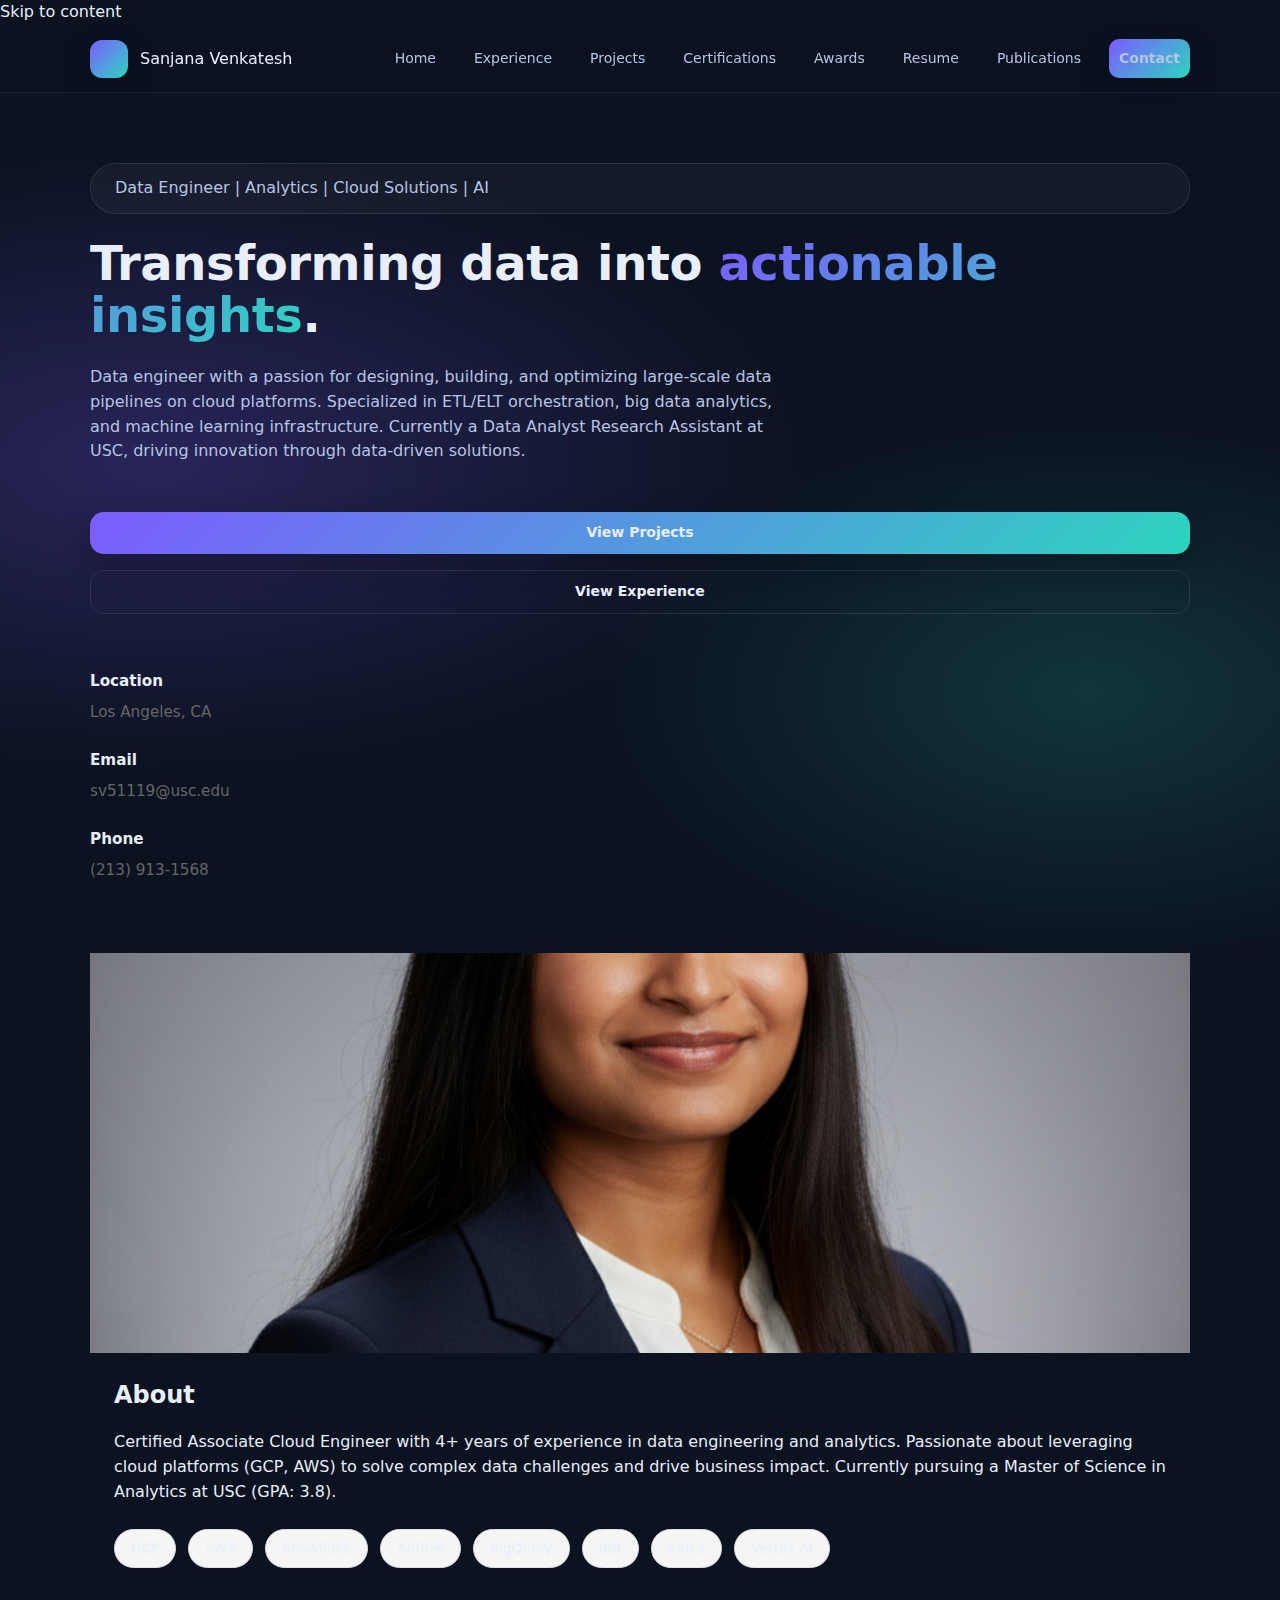
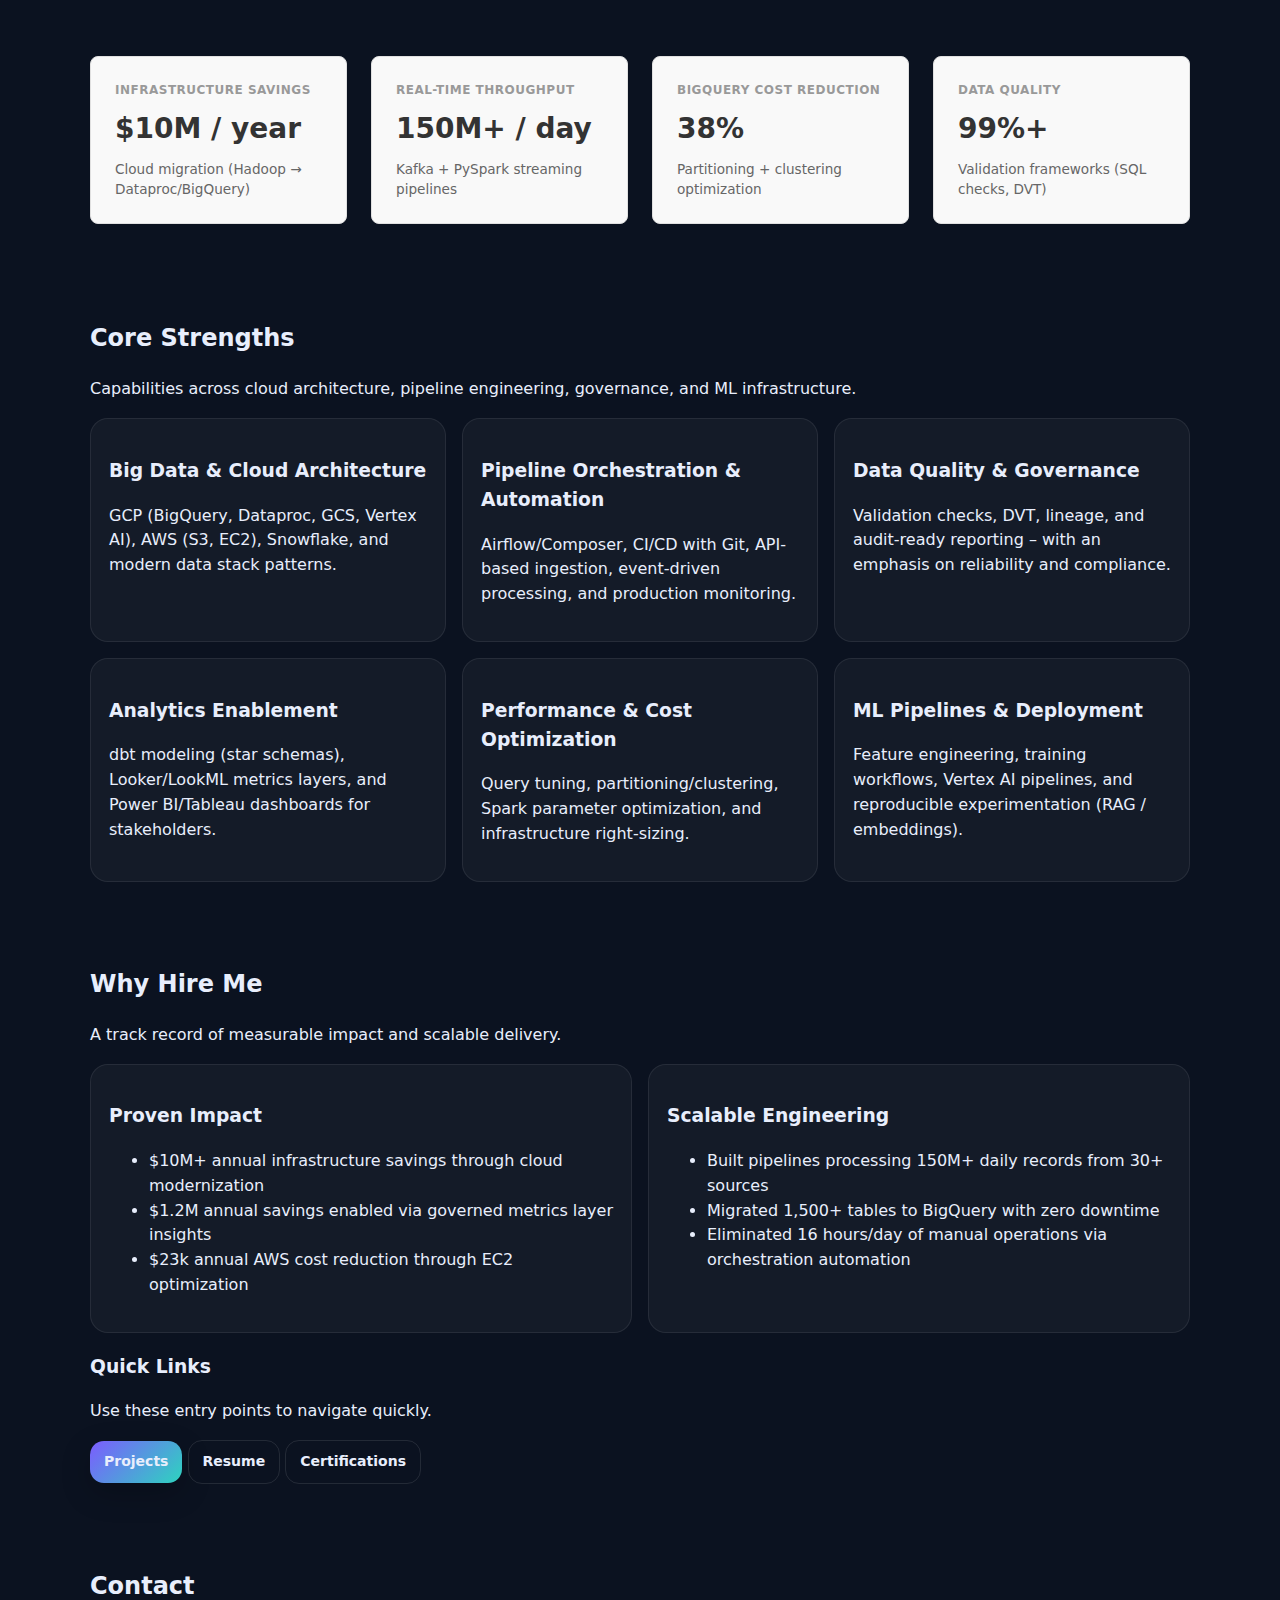
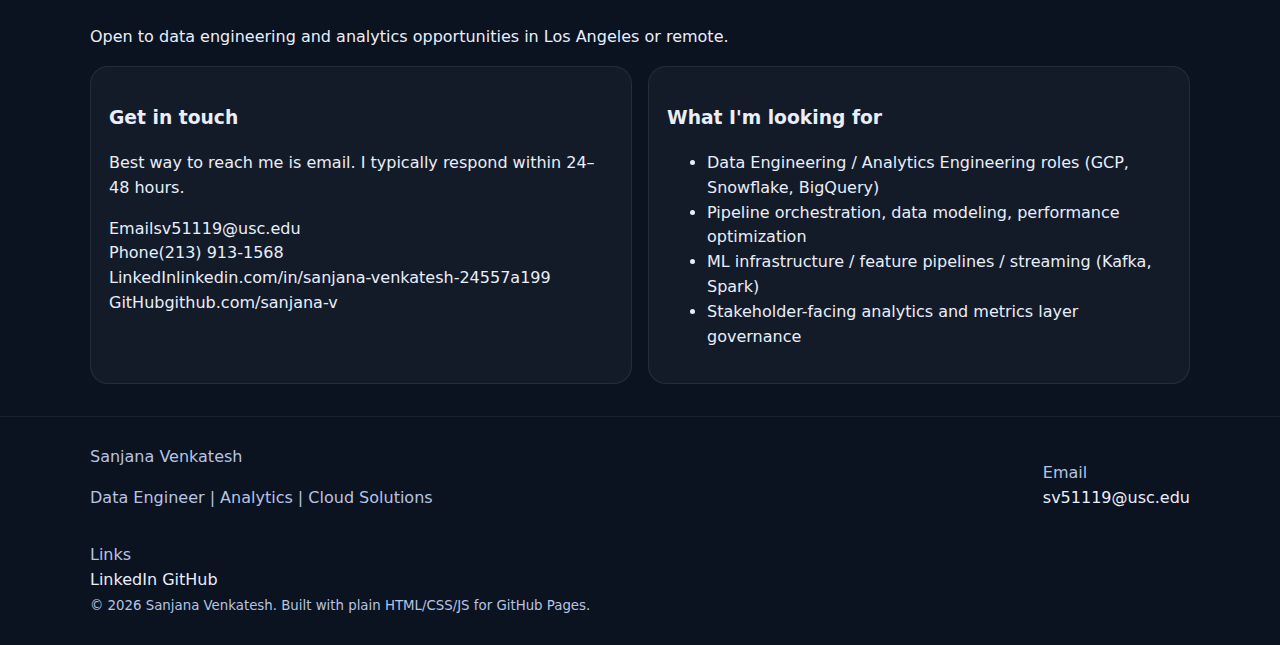
<file: index.html>
<!doctype html>
<html lang="en">
<head>
  <meta charset="utf-8" />
  <meta name="viewport" content="width=device-width, initial-scale=1" />
  <meta name="description" content="Sanjana Venkatesh – Data Engineer | Analytics | Cloud Solutions. Portfolio featuring experience, projects, and certifications." />
  <title>Sanjana Venkatesh | Data Engineer</title>
  <link rel="icon" href="assets/img/favicon.svg" type="image/svg+xml" />
  <link rel="stylesheet" href="css/style.css" />
  <style>
    /* Quick fixes for layout issues */
    
    .hero__grid {
      display: grid !important;
      grid-template-columns: 1fr 1fr !important;
      gap: 3rem !important;
      align-items: flex-start !important;
      margin-bottom: 4rem !important;
    }

    .hero__grid > div:first-child {
      display: flex !important;
      flex-direction: column !important;
      justify-content: flex-start !important;
    }

    .hero__meta {
      display: grid !important;
      gap: 1.5rem !important;
      margin-top: 2rem !important;
    }

    .meta {
      display: flex !important;
      gap: 1.5rem !important;
      align-items: center !important;
      font-size: 0.95rem !important;
    }

    .meta__k {
      font-weight: 600 !important;
      white-space: nowrap !important;
      min-width: 100px !important;
    }

    .meta__v {
      color: #666 !important;
    }

    .meta__v a {
      text-decoration: none !important;
      color: inherit !important;
    }

    .meta__v a:hover {
      text-decoration: underline !important;
    }

    .hero__card {
      display: flex !important;
      flex-direction: column !important;
      height: 100% !important;
    }

    .hero__img {
      width: 100% !important;
      height: 400px !important;
      object-fit: cover !important;
      display: block !important;
    }

    .hero__card-body {
      padding: 1.5rem !important;
      flex: 1 !important;
      display: flex !important;
      flex-direction: column !important;
      gap: 1rem !important;
    }

    .hero__card-body h2 {
      font-size: 1.5rem !important;
      margin: 0 !important;
    }

    .hero__card-body > p {
      margin: 0 !important;
      flex: 1 !important;
    }

    .chips {
      display: flex !important;
      flex-wrap: wrap !important;
      gap: 0.75rem !important;
      margin-top: 0.5rem !important;
    }

    .chip {
      display: inline-block !important;
      background-color: #f5f5f5 !important;
      border: 1px solid #e0e0e0 !important;
      padding: 0.5rem 1rem !important;
      border-radius: 20px !important;
      font-size: 0.85rem !important;
      white-space: nowrap !important;
    }

    .hero__actions {
      display: flex !important;
      gap: 1rem !important;
      margin: 1.5rem 0 !important;
    }

    .badge {
      display: inline-block !important;
      margin-bottom: 1.5rem !important;
      font-size: 1rem !important;
      padding: 0.75rem 1.5rem !important;
    }

    .hero__title {
      margin-bottom: 1.5rem !important;
    }

    .hero__subtitle {
      margin-bottom: 1.5rem !important;
    }

    .metrics {
      display: grid !important;
      grid-template-columns: repeat(auto-fit, minmax(250px, 1fr)) !important;
      gap: 1.5rem !important;
      margin-top: 2rem !important;
    }

    .metric {
      padding: 1.5rem !important;
      background-color: #f9f9f9 !important;
      border-radius: 8px !important;
      border: 1px solid #e0e0e0 !important;
    }

    .metric__k {
      font-size: 0.75rem !important;
      color: #999 !important;
      text-transform: uppercase !important;
      font-weight: 600 !important;
      margin-bottom: 0.5rem !important;
      letter-spacing: 0.5px !important;
    }

    .metric__v {
      font-size: 1.75rem !important;
      font-weight: 700 !important;
      color: #333 !important;
      margin-bottom: 0.5rem !important;
    }

    .metric__s {
      font-size: 0.85rem !important;
      color: #666 !important;
      line-height: 1.5 !important;
    }

    .section {
      padding: 2rem 0 !important;
    }
      .hero__grid {
        grid-template-columns: 1fr !important;
      }

      .meta {
        flex-direction: column !important;
        gap: 0.5rem !important;
        align-items: flex-start !important;
      }

      .hero__actions {
        flex-direction: column !important;
      }
    }
  </style>
  <script defer src="js/main.js"></script>
</head>
<body>
  <a class="skip" href="#main">Skip to content</a>

  <header class="header">
    <div class="container header__inner">
      <a class="brand" href="index.html" aria-label="Home">
        <span class="brand__mark" aria-hidden="true"></span>
        <span class="brand__text">Sanjana Venkatesh</span>
      </a>

      <button class="nav__toggle" type="button" data-nav-toggle aria-controls="site-nav" aria-expanded="false">
        <span class="nav__toggle-bar" aria-hidden="true"></span>
        <span class="sr-only">Open menu</span>
      </button>

      <nav id="site-nav" class="nav" data-nav>
        <a href="index.html" data-nav-link>Home</a>
        <a href="experience.html" data-nav-link>Experience</a>
        <a href="projects.html" data-nav-link>Projects</a>
        <a href="certifications.html" data-nav-link>Certifications</a>
        <a href="awards.html" data-nav-link>Awards</a>
        <a href="resume.html" data-nav-link>Resume</a>
        <a href="publications.html" data-nav-link>Publications</a>
        <a class="btn btn--primary" href="#contact">Contact</a>
      </nav>
    </div>
  </header>

  <main id="main">
    <section class="hero">
      <div class="container hero__grid">
        <div>
          <p class="badge" data-reveal>Data Engineer | Analytics | Cloud Solutions | AI</p>
          <h1 class="hero__title" data-reveal>Transforming data into <span class="u-gradient">actionable insights</span>.</h1>
          <p class="hero__subtitle" data-reveal>
            Data engineer with a passion for designing, building, and optimizing large-scale data pipelines on cloud platforms.
            Specialized in ETL/ELT orchestration, big data analytics, and machine learning infrastructure.
            Currently a Data Analyst Research Assistant at USC, driving innovation through data-driven solutions.
          </p>

          <div class="hero__actions" data-reveal>
            <a class="btn btn--primary" href="projects.html">View Projects</a>
            <a class="btn btn--ghost" href="experience.html">View Experience</a>
          </div>

          <div class="hero__meta" data-reveal>
            <div class="meta"><span class="meta__k">Location</span><span class="meta__v">Los Angeles, CA</span></div>
            <div class="meta"><span class="meta__k">Email</span><span class="meta__v"><a href="mailto:sv51119@usc.edu">sv51119@usc.edu</a></span></div>
            <div class="meta"><span class="meta__k">Phone</span><span class="meta__v"><a href="tel:+12139131568">(213) 913-1568</a></span></div>
          </div>
        </div>

        <div class="hero__card" data-reveal>
          <img class="hero__img" src="assets/img/profile.png" alt="Portrait placeholder for Sanjana Venkatesh" loading="lazy" />
          <div class="hero__card-body">
            <h2 class="h3">About</h2>
            <p class="muted">
              Certified Associate Cloud Engineer with 4+ years of experience in data engineering and analytics.
              Passionate about leveraging cloud platforms (GCP, AWS) to solve complex data challenges and drive business impact.
              Currently pursuing a Master of Science in Analytics at USC (GPA: 3.8).
            </p>

            <div class="chips">
              <span class="chip">GCP</span>
              <span class="chip">AWS</span>
              <span class="chip">Snowflake</span>
              <span class="chip">Airflow</span>
              <span class="chip">BigQuery</span>
              <span class="chip">dbt</span>
              <span class="chip">Kafka</span>
              <span class="chip">Vertex AI</span>
            </div>
          </div>
        </div>
      </div>

      <div class="container">
        <div class="metrics" data-reveal>
          <div class="metric">
            <div class="metric__k">Infrastructure savings</div>
            <div class="metric__v">$10M / year</div>
            <div class="metric__s">Cloud migration (Hadoop → Dataproc/BigQuery)</div>
          </div>
          <div class="metric">
            <div class="metric__k">Real-time throughput</div>
            <div class="metric__v">150M+ / day</div>
            <div class="metric__s">Kafka + PySpark streaming pipelines</div>
          </div>
          <div class="metric">
            <div class="metric__k">BigQuery cost reduction</div>
            <div class="metric__v">38%</div>
            <div class="metric__s">Partitioning + clustering optimization</div>
          </div>
          <div class="metric">
            <div class="metric__k">Data quality</div>
            <div class="metric__v">99%+</div>
            <div class="metric__s">Validation frameworks (SQL checks, DVT)</div>
          </div>
        </div>
      </div>
    </section>

    <section class="section">
      <div class="container">
        <div class="section__head" data-reveal>
          <h2>Core Strengths</h2>
          <p class="muted">Capabilities across cloud architecture, pipeline engineering, governance, and ML infrastructure.</p>
        </div>

        <div class="grid grid--3" data-reveal>
          <div class="card">
            <h3>Big Data & Cloud Architecture</h3>
            <p class="muted">GCP (BigQuery, Dataproc, GCS, Vertex AI), AWS (S3, EC2), Snowflake, and modern data stack patterns.</p>
          </div>
          <div class="card">
            <h3>Pipeline Orchestration & Automation</h3>
            <p class="muted">Airflow/Composer, CI/CD with Git, API-based ingestion, event-driven processing, and production monitoring.</p>
          </div>
          <div class="card">
            <h3>Data Quality & Governance</h3>
            <p class="muted">Validation checks, DVT, lineage, and audit-ready reporting – with an emphasis on reliability and compliance.</p>
          </div>
          <div class="card">
            <h3>Analytics Enablement</h3>
            <p class="muted">dbt modeling (star schemas), Looker/LookML metrics layers, and Power BI/Tableau dashboards for stakeholders.</p>
          </div>
          <div class="card">
            <h3>Performance & Cost Optimization</h3>
            <p class="muted">Query tuning, partitioning/clustering, Spark parameter optimization, and infrastructure right-sizing.</p>
          </div>
          <div class="card">
            <h3>ML Pipelines & Deployment</h3>
            <p class="muted">Feature engineering, training workflows, Vertex AI pipelines, and reproducible experimentation (RAG / embeddings).</p>
          </div>
        </div>
      </div>
    </section>

    <section class="section section--alt">
      <div class="container">
        <div class="section__head" data-reveal>
          <h2>Why Hire Me</h2>
          <p class="muted">A track record of measurable impact and scalable delivery.</p>
        </div>

        <div class="grid grid--2" data-reveal>
          <div class="card">
            <h3>Proven Impact</h3>
            <ul class="list">
              <li>$10M+ annual infrastructure savings through cloud modernization</li>
              <li>$1.2M annual savings enabled via governed metrics layer insights</li>
              <li>$23k annual AWS cost reduction through EC2 optimization</li>
            </ul>
          </div>
          <div class="card">
            <h3>Scalable Engineering</h3>
            <ul class="list">
              <li>Built pipelines processing 150M+ daily records from 30+ sources</li>
              <li>Migrated 1,500+ tables to BigQuery with zero downtime</li>
              <li>Eliminated 16 hours/day of manual operations via orchestration automation</li>
            </ul>
          </div>
        </div>

        <div class="callout" data-reveal>
          <div>
            <h3 class="h3">Quick Links</h3>
            <p class="muted">Use these entry points to navigate quickly.</p>
          </div>
          <div class="callout__actions">
            <a class="btn btn--primary" href="projects.html">Projects</a>
            <a class="btn btn--ghost" href="resume.html">Resume</a>
            <a class="btn btn--ghost" href="certifications.html">Certifications</a>
          </div>
        </div>
      </div>
    </section>

    <section id="contact" class="section">
      <div class="container">
        <div class="section__head" data-reveal>
          <h2>Contact</h2>
          <p class="muted">Open to data engineering and analytics opportunities in Los Angeles or remote.</p>
        </div>

        <div class="grid grid--2" data-reveal>
          <div class="card">
            <h3>Get in touch</h3>
            <p class="muted">Best way to reach me is email. I typically respond within 24–48 hours.</p>
            <div class="kv">
              <div class="kv__row"><span class="kv__k">Email</span><span class="kv__v"><a href="mailto:sv51119@usc.edu">sv51119@usc.edu</a></span></div>
              <div class="kv__row"><span class="kv__k">Phone</span><span class="kv__v"><a href="tel:+12139131568">(213) 913-1568</a></span></div>
              <div class="kv__row"><span class="kv__k">LinkedIn</span><span class="kv__v"><a href="https://linkedin.com/in/sanjana-venkatesh-24557a199/" target="_blank" rel="noreferrer">linkedin.com/in/sanjana-venkatesh-24557a199</a></span></div>
              <div class="kv__row"><span class="kv__k">GitHub</span><span class="kv__v"><a href="https://github.com/sanjana-v" target="_blank" rel="noreferrer">github.com/sanjana-v</a></span></div>
            </div>
          </div>

          <div class="card">
            <h3>What I'm looking for</h3>
            <ul class="list">
              <li>Data Engineering / Analytics Engineering roles (GCP, Snowflake, BigQuery)</li>
              <li>Pipeline orchestration, data modeling, performance optimization</li>
              <li>ML infrastructure / feature pipelines / streaming (Kafka, Spark)</li>
              <li>Stakeholder-facing analytics and metrics layer governance</li>
            </ul>
          </div>
        </div>
      </div>
    </section>
  </main>

  <footer class="footer">
    <div class="container footer__grid">
      <div>
        <div class="footer__brand">Sanjana Venkatesh</div>
        <p class="muted">Data Engineer | Analytics | Cloud Solutions</p>
      </div>
      <div>
        <div class="footer__k">Email</div>
        <a href="mailto:sv51119@usc.edu">sv51119@usc.edu</a>
      </div>
      <div>
        <div class="footer__k">Links</div>
        <div class="footer__links">
          <a href="https://linkedin.com/in/sanjana-venkatesh-24557a199/" target="_blank" rel="noreferrer">LinkedIn</a>
          <a href="https://github.com/sanjana-v" target="_blank" rel="noreferrer">GitHub</a>
        </div>
      </div>
    </div>
    <div class="container footer__bottom">
      <small>© <span id="year"></span> Sanjana Venkatesh. Built with plain HTML/CSS/JS for GitHub Pages.</small>
    </div>
  </footer>

  <script>
    document.getElementById('year').textContent = new Date().getFullYear();
  </script>
</body>
</html>
</file>
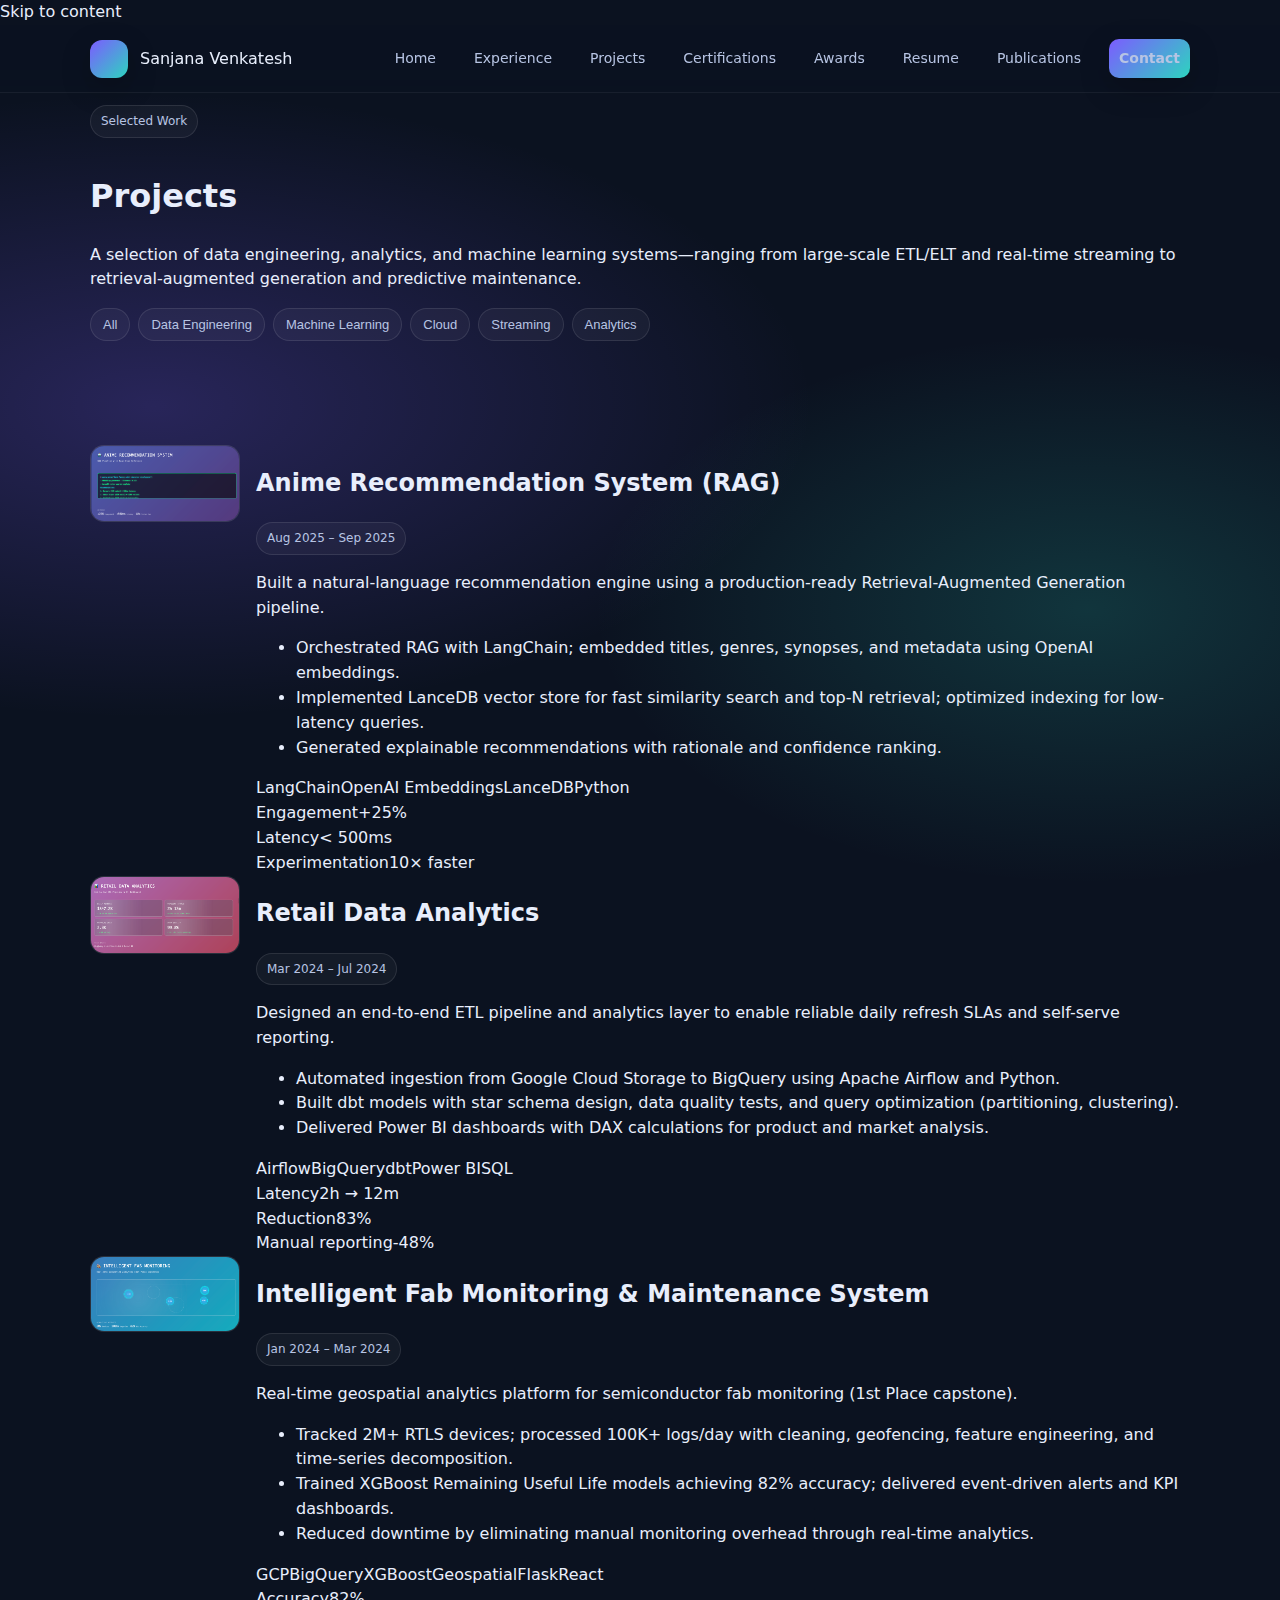
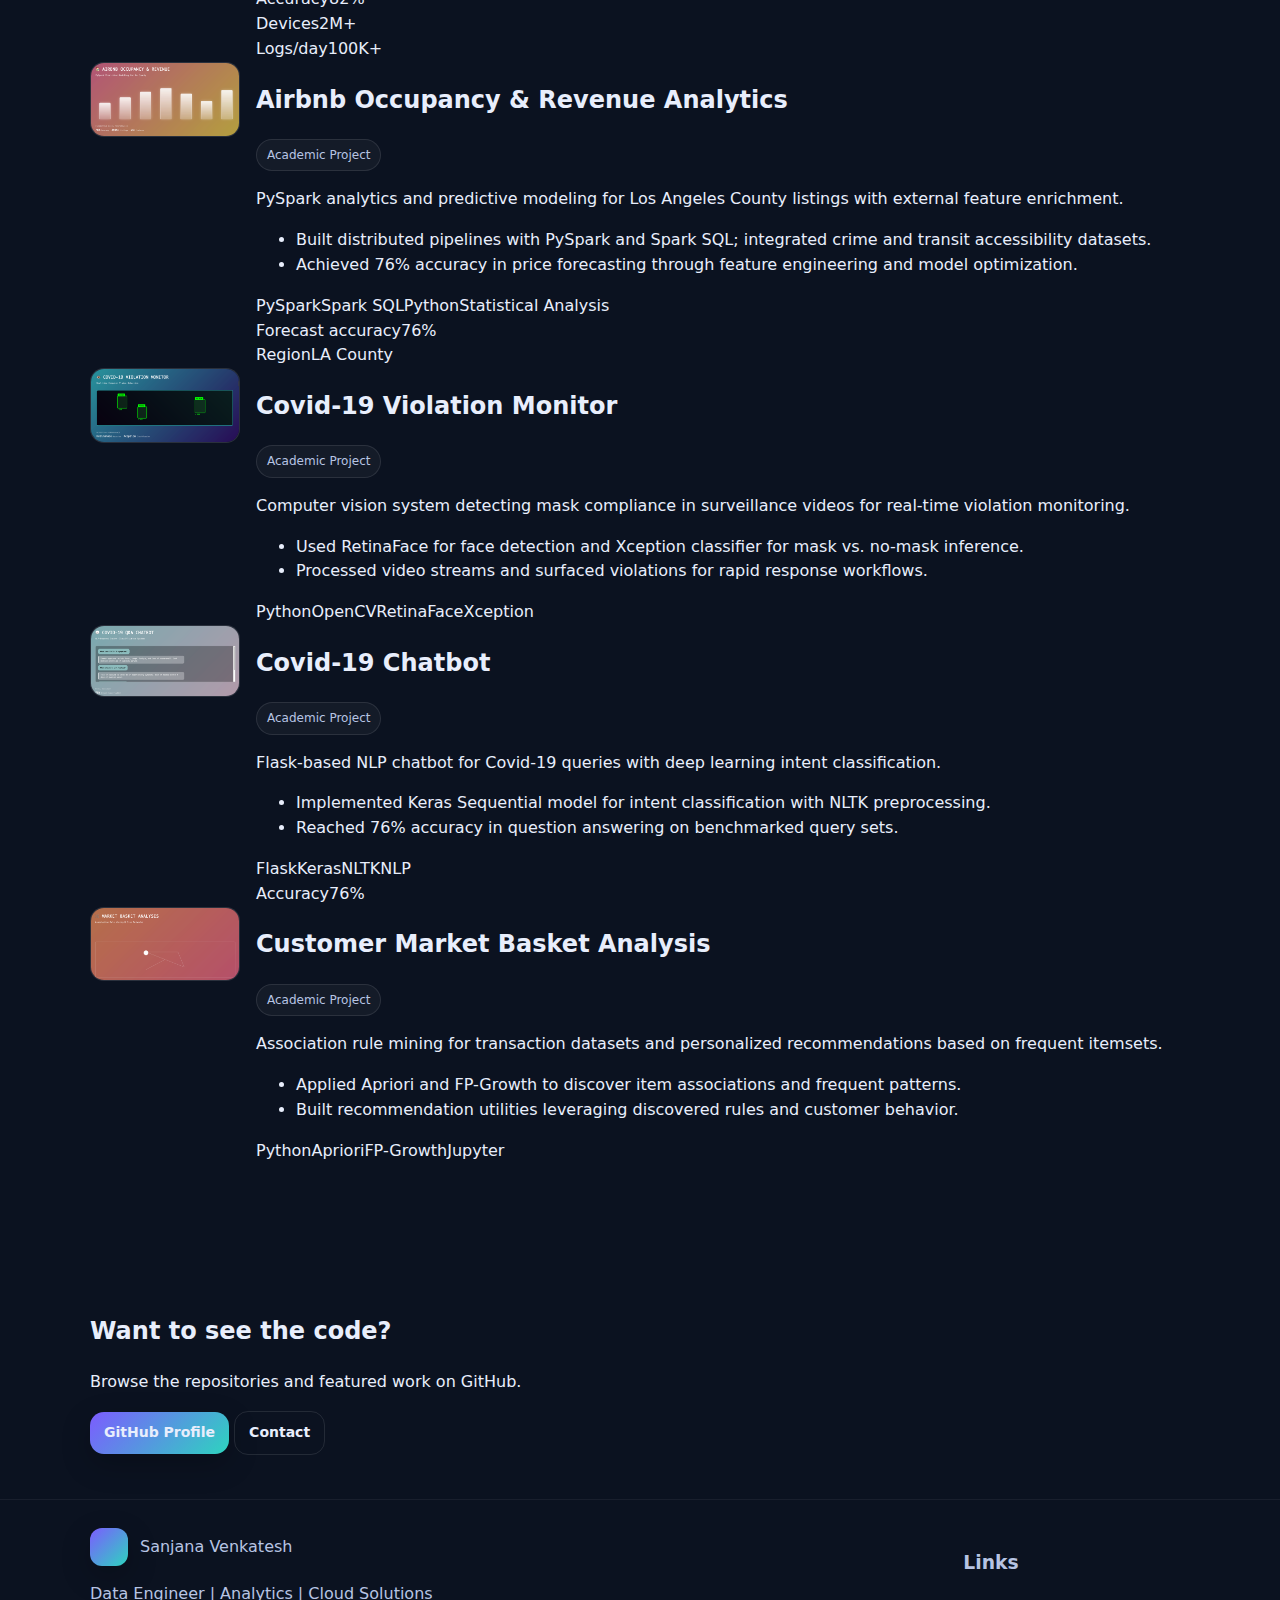
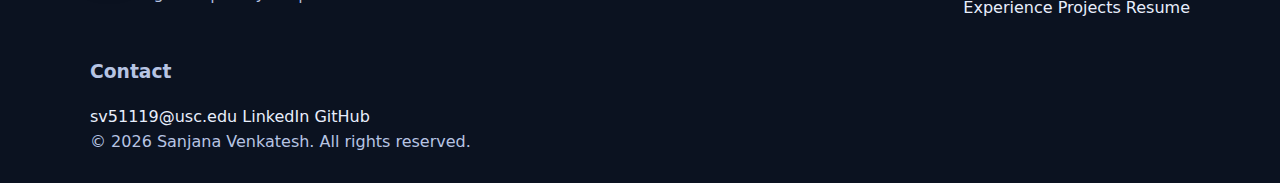
<file: projects.html>
<!doctype html>
<html lang="en">
<head>
  <meta charset="utf-8" />
  <meta name="viewport" content="width=device-width, initial-scale=1" />
  <meta name="description" content="Sanjana Venkatesh — Projects." />
  <title>Projects | Sanjana Venkatesh</title>
  <link rel="icon" href="assets/img/favicon.svg" type="image/svg+xml" />
  <link rel="stylesheet" href="css/style.css" />
  <script defer src="js/main.js"></script>
</head>
<body>
  <a class="skip" href="#main">Skip to content</a>

  <header class="header">
    <div class="container header__inner">
      <a class="brand" href="index.html" aria-label="Home">
        <span class="brand__mark" aria-hidden="true"></span>
        <span class="brand__text">Sanjana Venkatesh</span>
      </a>

      <button class="nav__toggle" type="button" data-nav-toggle aria-controls="site-nav" aria-expanded="false">
        <span class="nav__toggle-bar" aria-hidden="true"></span>
        <span class="sr-only">Open menu</span>
      </button>

      <nav id="site-nav" class="nav" data-nav>
        <a href="index.html" data-nav-link>Home</a>
        <a href="experience.html" data-nav-link>Experience</a>
        <a href="projects.html" data-nav-link>Projects</a>
        <a href="certifications.html" data-nav-link>Certifications</a>
        <a href="awards.html" data-nav-link>Awards</a>
        <a href="resume.html" data-nav-link>Resume</a>
        <a href="publications.html" data-nav-link>Publications</a>
        <a class="btn btn--primary" href="index.html#contact">Contact</a>
      </nav>
    </div>
  </header>

  <main id="main">
    <section class="page-hero">
      <div class="container">
        <p class="badge" data-reveal>Selected Work</p>
        <h1 class="page-title" data-reveal>Projects</h1>
        <p class="page-subtitle" data-reveal>
          A selection of data engineering, analytics, and machine learning systems—ranging from large-scale ETL/ELT and real-time streaming
          to retrieval-augmented generation and predictive maintenance.
        </p>

        <div class="filters" data-project-filters data-reveal>
          <button class="filter is-active" type="button" data-filter="all">All</button>
          <button class="filter" type="button" data-filter="data-engineering">Data Engineering</button>
          <button class="filter" type="button" data-filter="ml">Machine Learning</button>
          <button class="filter" type="button" data-filter="cloud">Cloud</button>
          <button class="filter" type="button" data-filter="streaming">Streaming</button>
          <button class="filter" type="button" data-filter="analytics">Analytics</button>
        </div>
      </div>
    </section>

    <section class="section">
      <div class="container stack">

        <article class="project" data-project-card data-tags="ml,cloud">
          <img class="project__img" src="assets/img/project-anime.png" alt="Placeholder image for Anime Recommendation System" loading="lazy" />
          <div class="project__body">
            <div class="project__top">
              <h2 class="h3">Anime Recommendation System (RAG)</h2>
              <span class="badge badge--muted">Aug 2025 – Sep 2025</span>
            </div>
            <p class="muted">Built a natural-language recommendation engine using a production-ready Retrieval-Augmented Generation pipeline.</p>
            <ul class="bullets">
              <li>Orchestrated RAG with LangChain; embedded titles, genres, synopses, and metadata using OpenAI embeddings.</li>
              <li>Implemented LanceDB vector store for fast similarity search and top-N retrieval; optimized indexing for low-latency queries.</li>
              <li>Generated explainable recommendations with rationale and confidence ranking.</li>
            </ul>
            <div class="chips">
              <span class="chip">LangChain</span><span class="chip">OpenAI Embeddings</span><span class="chip">LanceDB</span><span class="chip">Python</span>
            </div>
            <div class="kpis">
              <div class="kpi"><span class="kpi__k">Engagement</span><span class="kpi__v">+25%</span></div>
              <div class="kpi"><span class="kpi__k">Latency</span><span class="kpi__v">&lt; 500ms</span></div>
              <div class="kpi"><span class="kpi__k">Experimentation</span><span class="kpi__v">10× faster</span></div>
            </div>
          </div>
        </article>

        <article class="project" data-project-card data-tags="data-engineering,cloud,analytics">
          <img class="project__img" src="assets/img/project-retail.png" alt="Placeholder image for Retail Data Analytics" loading="lazy" />
          <div class="project__body">
            <div class="project__top">
              <h2 class="h3">Retail Data Analytics</h2>
              <span class="badge badge--muted">Mar 2024 – Jul 2024</span>
            </div>
            <p class="muted">Designed an end-to-end ETL pipeline and analytics layer to enable reliable daily refresh SLAs and self-serve reporting.</p>
            <ul class="bullets">
              <li>Automated ingestion from Google Cloud Storage to BigQuery using Apache Airflow and Python.</li>
              <li>Built dbt models with star schema design, data quality tests, and query optimization (partitioning, clustering).</li>
              <li>Delivered Power BI dashboards with DAX calculations for product and market analysis.</li>
            </ul>
            <div class="chips">
              <span class="chip">Airflow</span><span class="chip">BigQuery</span><span class="chip">dbt</span><span class="chip">Power BI</span><span class="chip">SQL</span>
            </div>
            <div class="kpis">
              <div class="kpi"><span class="kpi__k">Latency</span><span class="kpi__v">2h → 12m</span></div>
              <div class="kpi"><span class="kpi__k">Reduction</span><span class="kpi__v">83%</span></div>
              <div class="kpi"><span class="kpi__k">Manual reporting</span><span class="kpi__v">-48%</span></div>
            </div>
          </div>
        </article>

        <article class="project" data-project-card data-tags="data-engineering,ml,streaming,cloud">
          <img class="project__img" src="assets/img/project-fab.png" alt="Placeholder image for Intelligent Fab Monitoring" loading="lazy" />
          <div class="project__body">
            <div class="project__top">
              <h2 class="h3">Intelligent Fab Monitoring &amp; Maintenance System</h2>
              <span class="badge badge--muted">Jan 2024 – Mar 2024</span>
            </div>
            <p class="muted">Real-time geospatial analytics platform for semiconductor fab monitoring (1st Place capstone).</p>
            <ul class="bullets">
              <li>Tracked 2M+ RTLS devices; processed 100K+ logs/day with cleaning, geofencing, feature engineering, and time-series decomposition.</li>
              <li>Trained XGBoost Remaining Useful Life models achieving 82% accuracy; delivered event-driven alerts and KPI dashboards.</li>
              <li>Reduced downtime by eliminating manual monitoring overhead through real-time analytics.</li>
            </ul>
            <div class="chips">
              <span class="chip">GCP</span><span class="chip">BigQuery</span><span class="chip">XGBoost</span><span class="chip">Geospatial</span><span class="chip">Flask</span><span class="chip">React</span>
            </div>
            <div class="kpis">
              <div class="kpi"><span class="kpi__k">Accuracy</span><span class="kpi__v">82%</span></div>
              <div class="kpi"><span class="kpi__k">Devices</span><span class="kpi__v">2M+</span></div>
              <div class="kpi"><span class="kpi__k">Logs/day</span><span class="kpi__v">100K+</span></div>
            </div>
          </div>
        </article>

        <article class="project" data-project-card data-tags="analytics,data-engineering">
          <img class="project__img" src="assets/img/project-airbnb.png" alt="Placeholder image for Airbnb Analytics" loading="lazy" />
          <div class="project__body">
            <div class="project__top">
              <h2 class="h3">Airbnb Occupancy &amp; Revenue Analytics</h2>
              <span class="badge badge--muted">Academic Project</span>
            </div>
            <p class="muted">PySpark analytics and predictive modeling for Los Angeles County listings with external feature enrichment.</p>
            <ul class="bullets">
              <li>Built distributed pipelines with PySpark and Spark SQL; integrated crime and transit accessibility datasets.</li>
              <li>Achieved 76% accuracy in price forecasting through feature engineering and model optimization.</li>
            </ul>
            <div class="chips">
              <span class="chip">PySpark</span><span class="chip">Spark SQL</span><span class="chip">Python</span><span class="chip">Statistical Analysis</span>
            </div>
            <div class="kpis">
              <div class="kpi"><span class="kpi__k">Forecast accuracy</span><span class="kpi__v">76%</span></div>
              <div class="kpi"><span class="kpi__k">Region</span><span class="kpi__v">LA County</span></div>
            </div>
          </div>
        </article>

        <article class="project" data-project-card data-tags="ml">
          <img class="project__img" src="assets/img/project-covid-vision.png" alt="Placeholder image for Covid-19 Violation Monitor" loading="lazy" />
          <div class="project__body">
            <div class="project__top">
              <h2 class="h3">Covid-19 Violation Monitor</h2>
              <span class="badge badge--muted">Academic Project</span>
            </div>
            <p class="muted">Computer vision system detecting mask compliance in surveillance videos for real-time violation monitoring.</p>
            <ul class="bullets">
              <li>Used RetinaFace for face detection and Xception classifier for mask vs. no-mask inference.</li>
              <li>Processed video streams and surfaced violations for rapid response workflows.</li>
            </ul>
            <div class="chips">
              <span class="chip">Python</span><span class="chip">OpenCV</span><span class="chip">RetinaFace</span><span class="chip">Xception</span>
            </div>
          </div>
        </article>

        <article class="project" data-project-card data-tags="ml">
          <img class="project__img" src="assets/img/project-covid-chatbot.png" alt="Placeholder image for Covid-19 Chatbot" loading="lazy" />
          <div class="project__body">
            <div class="project__top">
              <h2 class="h3">Covid-19 Chatbot</h2>
              <span class="badge badge--muted">Academic Project</span>
            </div>
            <p class="muted">Flask-based NLP chatbot for Covid-19 queries with deep learning intent classification.</p>
            <ul class="bullets">
              <li>Implemented Keras Sequential model for intent classification with NLTK preprocessing.</li>
              <li>Reached 76% accuracy in question answering on benchmarked query sets.</li>
            </ul>
            <div class="chips">
              <span class="chip">Flask</span><span class="chip">Keras</span><span class="chip">NLTK</span><span class="chip">NLP</span>
            </div>
            <div class="kpis">
              <div class="kpi"><span class="kpi__k">Accuracy</span><span class="kpi__v">76%</span></div>
            </div>
          </div>
        </article>

        <article class="project" data-project-card data-tags="analytics">
          <img class="project__img" src="assets/img/project-market-basket.png" alt="Placeholder image for Market Basket Analysis" loading="lazy" />
          <div class="project__body">
            <div class="project__top">
              <h2 class="h3">Customer Market Basket Analysis</h2>
              <span class="badge badge--muted">Academic Project</span>
            </div>
            <p class="muted">Association rule mining for transaction datasets and personalized recommendations based on frequent itemsets.</p>
            <ul class="bullets">
              <li>Applied Apriori and FP-Growth to discover item associations and frequent patterns.</li>
              <li>Built recommendation utilities leveraging discovered rules and customer behavior.</li>
            </ul>
            <div class="chips">
              <span class="chip">Python</span><span class="chip">Apriori</span><span class="chip">FP-Growth</span><span class="chip">Jupyter</span>
            </div>
          </div>
        </article>

      </div>
    </section>

    <section class="section section--tight">
      <div class="container">
        <div class="cta" data-reveal>
          <div>
            <h2 class="h3">Want to see the code?</h2>
            <p class="muted">Browse the repositories and featured work on GitHub.</p>
          </div>
          <div class="cta__actions">
            <a class="btn btn--primary" href="https://github.com/sanjana-v" target="_blank" rel="noopener noreferrer">GitHub Profile</a>
            <a class="btn btn--ghost" href="index.html#contact">Contact</a>
          </div>
        </div>
      </div>
    </section>
  </main>

  <footer class="footer">
    <div class="container footer__grid">
      <div>
        <div class="brand brand--footer">
          <span class="brand__mark" aria-hidden="true"></span>
          <span class="brand__text">Sanjana Venkatesh</span>
        </div>
        <p class="muted">Data Engineer | Analytics | Cloud Solutions</p>
      </div>
      <div>
        <h3 class="footer__title">Links</h3>
        <div class="footer__links">
          <a href="experience.html">Experience</a>
          <a href="projects.html">Projects</a>
          <a href="resume.html">Resume</a>
        </div>
      </div>
      <div>
        <h3 class="footer__title">Contact</h3>
        <div class="footer__links">
          <a href="mailto:sv51119@usc.edu">sv51119@usc.edu</a>
          <a href="https://linkedin.com/in/sanjana-venkatesh-24557a199/" target="_blank" rel="noopener noreferrer">LinkedIn</a>
          <a href="https://github.com/sanjana-v" target="_blank" rel="noopener noreferrer">GitHub</a>
        </div>
      </div>
    </div>
    <div class="container footer__bottom">
      <span>© <span id="y"></span> Sanjana Venkatesh. All rights reserved.</span>
    </div>
  </footer>

  <script>
    document.getElementById('y').textContent = new Date().getFullYear();
  </script>
</body>
</html>
</file>
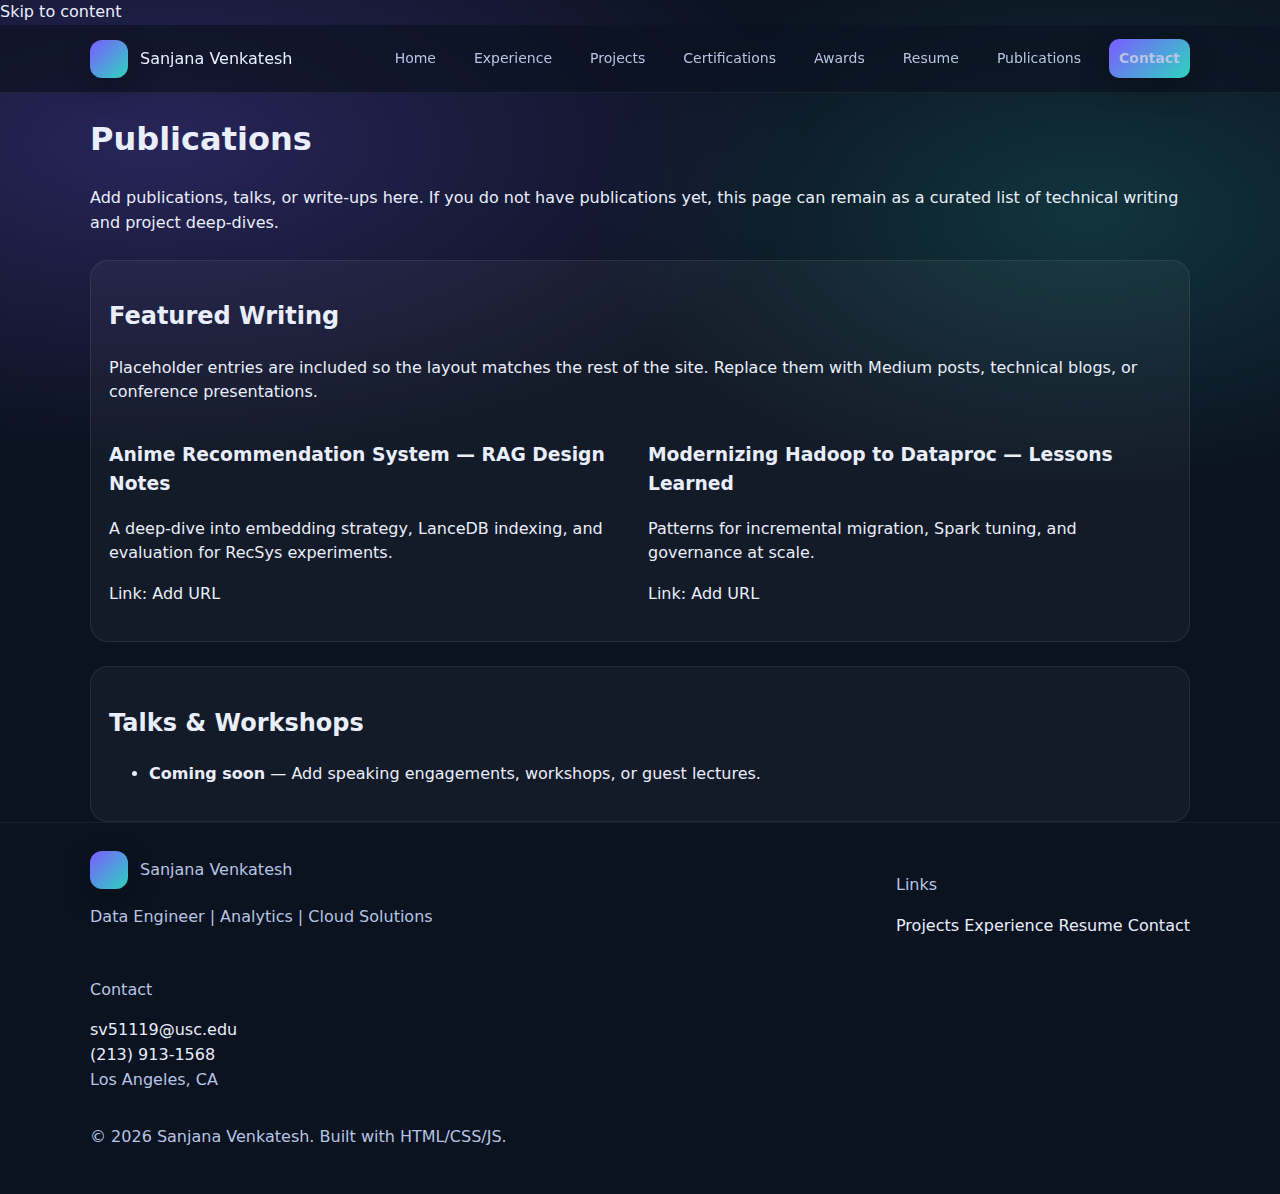
<file: publications.html>
<!doctype html>
<html lang="en">
<head>
  <meta charset="utf-8" />
  <meta name="viewport" content="width=device-width, initial-scale=1" />
  <meta name="description" content="Sanjana Venkatesh — Publications." />
  <title>Publications | Sanjana Venkatesh</title>
  <link rel="icon" href="assets/img/favicon.svg" type="image/svg+xml" />
  <link rel="stylesheet" href="css/style.css" />
  <script defer src="js/main.js"></script>
</head>
<body>
  <a class="skip" href="#main">Skip to content</a>
  <header class="header">
    <div class="container header__inner">
      <a class="brand" href="index.html" aria-label="Home">
        <span class="brand__mark" aria-hidden="true"></span>
        <span class="brand__text">Sanjana Venkatesh</span>
      </a>
      <button class="nav__toggle" type="button" data-nav-toggle aria-controls="site-nav" aria-expanded="false">
        <span class="nav__toggle-bar" aria-hidden="true"></span>
        <span class="sr-only">Open menu</span>
      </button>
      <nav id="site-nav" class="nav" data-nav>
        <a href="index.html" data-nav-link>Home</a>
        <a href="experience.html" data-nav-link>Experience</a>
        <a href="projects.html" data-nav-link>Projects</a>
        <a href="certifications.html" data-nav-link>Certifications</a>
        <a href="awards.html" data-nav-link>Awards</a>
        <a href="resume.html" data-nav-link>Resume</a>
        <a href="publications.html" data-nav-link>Publications</a>
        <a class="btn btn--primary" href="index.html#contact">Contact</a>
      </nav>
    </div>
  </header>

  <main id="main" class="page">
    <section class="container">
      <h1 class="page__title" data-reveal>Publications</h1>
      <p class="page__lead" data-reveal>
        Add publications, talks, or write-ups here. If you do not have publications yet, this page can remain as a curated list of technical writing and project deep-dives.
      </p>

      <div class="card mt24" data-reveal>
        <h2 class="h3">Featured Writing</h2>
        <p class="muted">
          Placeholder entries are included so the layout matches the rest of the site.
          Replace them with Medium posts, technical blogs, or conference presentations.
        </p>
        <div class="grid grid--2 mt16">
          <div class="tile">
            <h3 class="h4">Anime Recommendation System — RAG Design Notes</h3>
            <p class="muted">A deep-dive into embedding strategy, LanceDB indexing, and evaluation for RecSys experiments.</p>
            <p class="subtle">Link: <span class="pill">Add URL</span></p>
          </div>
          <div class="tile">
            <h3 class="h4">Modernizing Hadoop to Dataproc — Lessons Learned</h3>
            <p class="muted">Patterns for incremental migration, Spark tuning, and governance at scale.</p>
            <p class="subtle">Link: <span class="pill">Add URL</span></p>
          </div>
        </div>
      </div>

      <div class="card mt24" data-reveal>
        <h2 class="h3">Talks & Workshops</h2>
        <ul class="list">
          <li><strong>Coming soon</strong> — Add speaking engagements, workshops, or guest lectures.</li>
        </ul>
      </div>

    </section>
  </main>

  <footer class="footer">
    <div class="container footer__grid">
      <div>
        <div class="brand brand--footer">
          <span class="brand__mark" aria-hidden="true"></span>
          <span class="brand__text">Sanjana Venkatesh</span>
        </div>
        <p class="muted">Data Engineer | Analytics | Cloud Solutions</p>
      </div>
      <div>
        <p class="footer__title">Links</p>
        <div class="footer__links">
          <a href="projects.html">Projects</a>
          <a href="experience.html">Experience</a>
          <a href="resume.html">Resume</a>
          <a href="index.html#contact">Contact</a>
        </div>
      </div>
      <div>
        <p class="footer__title">Contact</p>
        <p class="muted"><a href="mailto:sv51119@usc.edu">sv51119@usc.edu</a><br/>
          <a href="tel:+12139131568">(213) 913-1568</a><br/>
          Los Angeles, CA</p>
      </div>
    </div>
    <div class="container footer__bottom">
      <p class="subtle">© <span id="y"></span> Sanjana Venkatesh. Built with HTML/CSS/JS.</p>
    </div>
    <script>document.getElementById('y').textContent = new Date().getFullYear();</script>
  </footer>
</body>
</html>
</file>
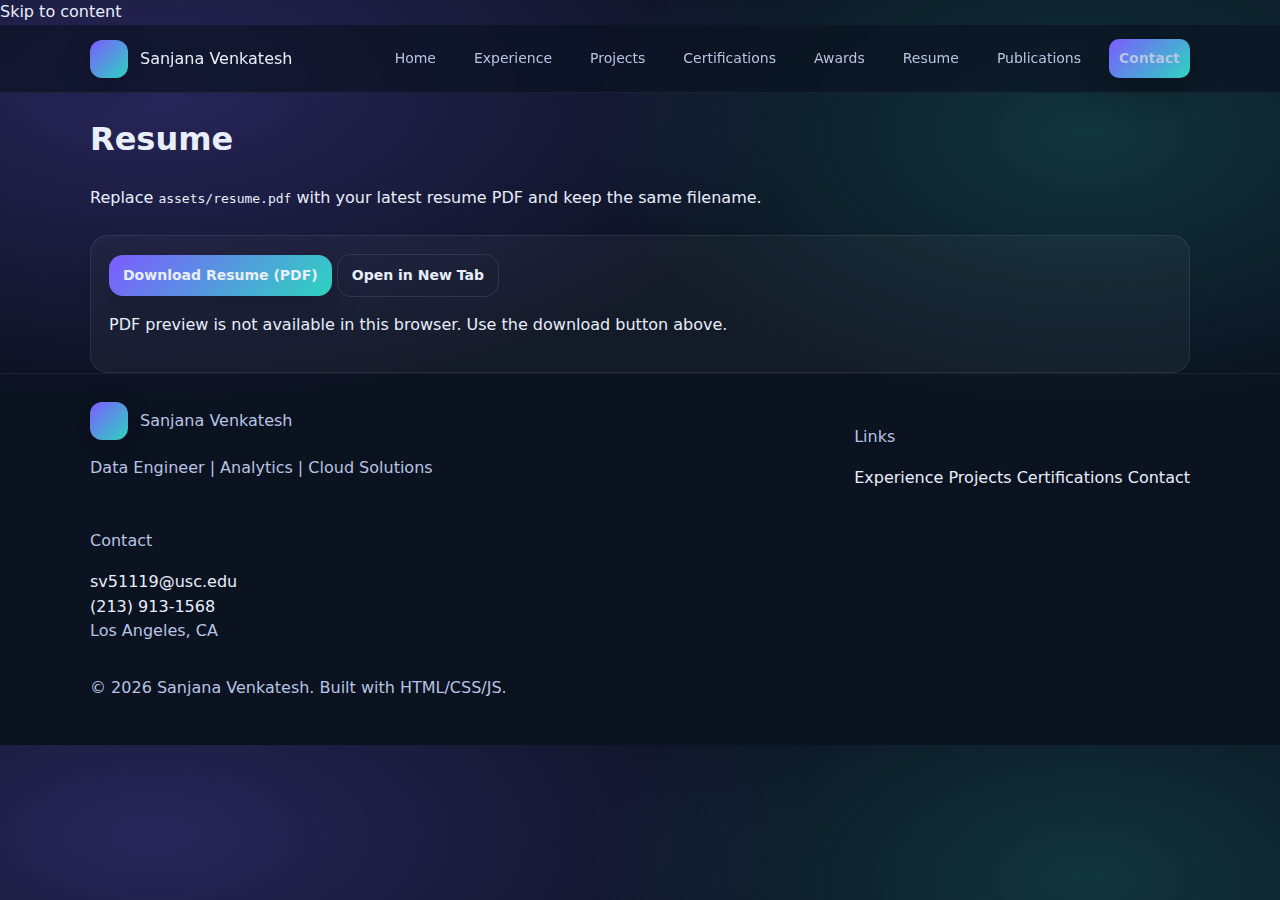
<file: resume.html>
<!doctype html>
<html lang="en">
<head>
  <meta charset="utf-8" />
  <meta name="viewport" content="width=device-width, initial-scale=1" />
  <meta name="description" content="Sanjana Venkatesh — Resume." />
  <title>Resume | Sanjana Venkatesh</title>
  <link rel="icon" href="assets/img/favicon.svg" type="image/svg+xml" />
  <link rel="stylesheet" href="css/style.css" />
  <script defer src="js/main.js"></script>
</head>
<body>
  <a class="skip" href="#main">Skip to content</a>
  <header class="header">
    <div class="container header__inner">
      <a class="brand" href="index.html" aria-label="Home">
        <span class="brand__mark" aria-hidden="true"></span>
        <span class="brand__text">Sanjana Venkatesh</span>
      </a>
      <button class="nav__toggle" type="button" data-nav-toggle aria-controls="site-nav" aria-expanded="false">
        <span class="nav__toggle-bar" aria-hidden="true"></span>
        <span class="sr-only">Open menu</span>
      </button>
      <nav id="site-nav" class="nav" data-nav>
        <a href="index.html" data-nav-link>Home</a>
        <a href="experience.html" data-nav-link>Experience</a>
        <a href="projects.html" data-nav-link>Projects</a>
        <a href="certifications.html" data-nav-link>Certifications</a>
        <a href="awards.html" data-nav-link>Awards</a>
        <a href="resume.html" data-nav-link>Resume</a>
        <a href="publications.html" data-nav-link>Publications</a>
        <a class="btn btn--primary" href="index.html#contact">Contact</a>
      </nav>
    </div>
  </header>

  <main id="main" class="page">
    <section class="container">
      <h1 class="page__title" data-reveal>Resume</h1>
      <p class="page__lead" data-reveal>
        Replace <code>assets/resume.pdf</code> with your latest resume PDF and keep the same filename.
      </p>

      <div class="card mt24" data-reveal>
        <div class="flex">
          <a class="btn btn--primary" href="assets/resume.pdf" download>Download Resume (PDF)</a>
          <a class="btn btn--ghost" href="assets/resume.pdf" target="_blank" rel="noopener">Open in New Tab</a>
        </div>

        <div class="embed mt16" aria-label="Resume preview">
          <object data="assets/resume.pdf" type="application/pdf" width="100%" height="800">
            <p class="muted">PDF preview is not available in this browser. Use the download button above.</p>
          </object>
        </div>
      </div>
    </section>
  </main>

  <footer class="footer">
    <div class="container footer__grid">
      <div>
        <div class="brand brand--footer">
          <span class="brand__mark" aria-hidden="true"></span>
          <span class="brand__text">Sanjana Venkatesh</span>
        </div>
        <p class="muted">Data Engineer | Analytics | Cloud Solutions</p>
      </div>
      <div>
        <p class="footer__title">Links</p>
        <div class="footer__links">
          <a href="experience.html">Experience</a>
          <a href="projects.html">Projects</a>
          <a href="certifications.html">Certifications</a>
          <a href="index.html#contact">Contact</a>
        </div>
      </div>
      <div>
        <p class="footer__title">Contact</p>
        <p class="muted"><a href="mailto:sv51119@usc.edu">sv51119@usc.edu</a><br/>
          <a href="tel:+12139131568">(213) 913-1568</a><br/>
          Los Angeles, CA</p>
      </div>
    </div>
    <div class="container footer__bottom">
      <p class="subtle">© <span id="y"></span> Sanjana Venkatesh. Built with HTML/CSS/JS.</p>
    </div>
    <script>document.getElementById('y').textContent = new Date().getFullYear();</script>
  </footer>
</body>
</html>
</file>
<file: css/style.css>
/*
  Sanjana Venkatesh — Portfolio
  Static HTML/CSS/JS (no build step)
*/

:root {
  --bg: #0b1220;
  --panel: #0f1930;
  --panel-2: #111f3a;
  --text: #e8eefc;
  --muted: #b7c4e3;
  --subtle: #7e8bb0;
  --brand: #7c5cff;
  --brand-2: #2dd4bf;
  --warn: #fbbf24;

  --shadow: 0 16px 48px rgba(0, 0, 0, .38);
  --shadow-soft: 0 10px 30px rgba(0, 0, 0, .22);
  --radius: 18px;
  --radius-sm: 14px;

  --max: 1100px;
  --pad: clamp(16px, 3.2vw, 28px);
  --pad-y: clamp(56px, 7vw, 86px);
}

* { box-sizing: border-box; }
html { scroll-behavior: smooth; }
body {
  margin: 0;
  font-family: ui-sans-serif, system-ui, -apple-system, Segoe UI, Roboto, Helvetica, Arial,
    "Apple Color Emoji", "Segoe UI Emoji";
  background: radial-gradient(1100px 520px at 12% 12%, rgba(124, 92, 255, .26), transparent 60%),
              radial-gradient(900px 500px at 85% 18%, rgba(45, 212, 191, .18), transparent 55%),
              var(--bg);
  color: var(--text);
  line-height: 1.55;
}
img { max-width: 100%; height: auto; display: block; }
a { color: inherit; text-decoration: none; }

.container {
  width: min(var(--max), calc(100% - (var(--pad) * 2)));
  margin: 0 auto;
}

/* Header */
.header {
  position: sticky;
  top: 0;
  z-index: 50;
  backdrop-filter: blur(10px);
  background: rgba(11, 18, 32, .68);
  border-bottom: 1px solid rgba(255, 255, 255, .06);
}
.header__inner {
  display: flex;
  align-items: center;
  justify-content: space-between;
  padding: 14px 0;
}
.brand {
  display: flex;
  align-items: center;
  gap: 12px;
}
.brand__mark {
  width: 38px;
  height: 38px;
  border-radius: 12px;
  background: linear-gradient(135deg, rgba(124, 92, 255, 1), rgba(45, 212, 191, 1));
  box-shadow: var(--shadow-soft);
}
.brand__text { display: flex; flex-direction: column; line-height: 1.1; }
.brand__name { font-weight: 700; letter-spacing: .2px; }
.brand__tag { font-size: 12px; color: var(--muted); }

.nav {
  display: flex;
  align-items: center;
  gap: 18px;
}
.nav a {
  padding: 9px 10px;
  color: var(--muted);
  border-radius: 10px;
  font-size: 14px;
}
.nav a:hover { background: rgba(255, 255, 255, .06); color: var(--text); }
.nav a.active { background: rgba(124, 92, 255, .18); color: var(--text); }

.nav__toggle {
  display: none;
  border: 1px solid rgba(255, 255, 255, .10);
  background: rgba(255, 255, 255, .04);
  color: var(--text);
  border-radius: 12px;
  padding: 10px 12px;
  cursor: pointer;
}

/* Buttons */
.btn {
  display: inline-flex;
  align-items: center;
  justify-content: center;
  gap: 10px;
  padding: 10px 14px;
  border-radius: 14px;
  border: 1px solid rgba(255, 255, 255, .10);
  background: rgba(255, 255, 255, .04);
  color: var(--text);
  font-weight: 600;
  font-size: 14px;
  box-shadow: none;
  cursor: pointer;
}
.btn:hover { background: rgba(255, 255, 255, .07); }
.btn--primary {
  background: linear-gradient(135deg, rgba(124, 92, 255, 1), rgba(45, 212, 191, 1));
  border: none;
  box-shadow: var(--shadow-soft);
}
.btn--primary:hover { filter: brightness(1.05); }
.btn--ghost { background: transparent; }

.badge {
  display: inline-flex;
  align-items: center;
  gap: 8px;
  padding: 6px 10px;
  border-radius: 999px;
  border: 1px solid rgba(255, 255, 255, .10);
  background: rgba(255, 255, 255, .04);
  color: var(--muted);
  font-size: 12px;
}
.badge .dot {
  width: 8px;
  height: 8px;
  border-radius: 999px;
  background: var(--brand-2);
}

/* Sections */
.section {
  padding: var(--pad-y) 0;
}
.section--tight { padding: 44px 0; }
.section__title {
  font-size: clamp(22px, 3vw, 30px);
  margin: 0 0 14px;
}
.section__lead {
  color: var(--muted);
  margin: 0 0 22px;
  max-width: 75ch;
}

.hero {
  padding: 54px 0 44px;
}
.hero__grid {
  display: grid;
  grid-template-columns: 1.35fr .65fr;
  gap: clamp(18px, 3vw, 28px);
  align-items: center;
}
.hero__kicker { margin-bottom: 14px; }
.hero__title {
  font-size: clamp(30px, 4.2vw, 48px);
  line-height: 1.07;
  margin: 0 0 14px;
  letter-spacing: -0.4px;
}
.hero__title span {
  background: linear-gradient(135deg, rgba(124, 92, 255, 1), rgba(45, 212, 191, 1));
  -webkit-background-clip: text;
  background-clip: text;
  color: transparent;
}
.hero__subtitle {
  color: var(--muted);
  margin: 0 0 18px;
  max-width: 70ch;
}
.hero__meta {
  display: flex;
  flex-wrap: wrap;
  gap: 10px;
  margin: 0 0 22px;
}
.hero__actions {
  display: flex;
  gap: 12px;
  flex-wrap: wrap;
}

.panel {
  background: linear-gradient(180deg, rgba(17, 31, 58, .94), rgba(15, 25, 48, .94));
  border: 1px solid rgba(255, 255, 255, .08);
  border-radius: var(--radius);
  box-shadow: var(--shadow);
}

.profile {
  padding: 18px;
}
.profile__img {
  border-radius: var(--radius);
  overflow: hidden;
  border: 1px solid rgba(255, 255, 255, .10);
}
.profile__img img { width: 100%; }
.profile__card {
  margin-top: 14px;
  padding: 14px;
  border-radius: var(--radius-sm);
  background: rgba(255, 255, 255, .04);
  border: 1px solid rgba(255, 255, 255, .08);
}
.profile__name { font-weight: 700; margin: 0 0 2px; }
.profile__role { color: var(--muted); font-size: 13px; margin: 0 0 10px; }
.profile__links { display: grid; gap: 8px; }
.profile__links a {
  display: flex;
  justify-content: space-between;
  align-items: center;
  padding: 10px 12px;
  border-radius: 12px;
  background: rgba(255, 255, 255, .04);
  border: 1px solid rgba(255, 255, 255, .08);
  color: var(--muted);
  font-size: 14px;
}
.profile__links a:hover { color: var(--text); background: rgba(255, 255, 255, .06); }

.grid {
  display: grid;
  gap: 16px;
}
.grid--2 { grid-template-columns: repeat(2, minmax(0, 1fr)); }
.grid--3 { grid-template-columns: repeat(3, minmax(0, 1fr)); }

.card {
  padding: 18px;
  border-radius: var(--radius);
  background: rgba(255, 255, 255, .04);
  border: 1px solid rgba(255, 255, 255, .08);
}
.card__title { margin: 0 0 8px; font-weight: 700; }
.card__text { margin: 0; color: var(--muted); }

.metrics {
  display: grid;
  grid-template-columns: repeat(4, minmax(0, 1fr));
  gap: 12px;
}
.metric {
  padding: 14px;
  border-radius: var(--radius-sm);
  background: rgba(255, 255, 255, .04);
  border: 1px solid rgba(255, 255, 255, .08);
}
.metric__value {
  font-size: 22px;
  font-weight: 800;
  letter-spacing: -0.3px;
}
.metric__label { color: var(--muted); font-size: 12px; margin-top: 3px; }

/* Timeline */
.timeline {
  position: relative;
  padding-left: 26px;
}
.timeline:before {
  content: "";
  position: absolute;
  left: 9px;
  top: 4px;
  bottom: 4px;
  width: 2px;
  background: rgba(255, 255, 255, .10);
}
.tl-item {
  position: relative;
  padding: 18px;
  border-radius: var(--radius);
  background: rgba(255, 255, 255, .04);
  border: 1px solid rgba(255, 255, 255, .08);
  margin: 0 0 14px;
}
.tl-item:before {
  content: "";
  position: absolute;
  left: -26px;
  top: 22px;
  width: 14px;
  height: 14px;
  border-radius: 999px;
  background: linear-gradient(135deg, rgba(124, 92, 255, 1), rgba(45, 212, 191, 1));
  box-shadow: 0 0 0 4px rgba(124, 92, 255, .12);
}
.tl-head {
  display: flex;
  flex-wrap: wrap;
  justify-content: space-between;
  gap: 10px;
  margin-bottom: 8px;
}
.tl-title { font-weight: 800; }
.tl-meta { color: var(--muted); font-size: 13px; }
.tl-bullets { margin: 0; padding-left: 18px; color: var(--muted); }
.tl-bullets li { margin: 8px 0; }

/* Project cards */
.project {
  display: grid;
  grid-template-columns: 150px 1fr;
  gap: 16px;
  align-items: start;
}
.project__img {
  border-radius: var(--radius-sm);
  overflow: hidden;
  border: 1px solid rgba(255, 255, 255, .10);
  background: rgba(255, 255, 255, .03);
}
.project__img img { width: 100%; height: 100%; object-fit: cover; }
.project__title { margin: 0 0 6px; font-weight: 800; }
.project__sub { margin: 0 0 10px; color: var(--muted); }
.project__tags { display: flex; flex-wrap: wrap; gap: 8px; }
.tag {
  display: inline-flex;
  align-items: center;
  padding: 6px 10px;
  border-radius: 999px;
  border: 1px solid rgba(255, 255, 255, .10);
  background: rgba(255, 255, 255, .04);
  color: var(--muted);
  font-size: 12px;
}

.filters {
  display: flex;
  flex-wrap: wrap;
  gap: 8px;
  margin: 10px 0 18px;
}
.filter {
  border: 1px solid rgba(255, 255, 255, .10);
  background: rgba(255, 255, 255, .04);
  color: var(--muted);
  border-radius: 999px;
  padding: 8px 12px;
  font-size: 13px;
  cursor: pointer;
}
.filter[aria-pressed="true"] {
  background: rgba(124, 92, 255, .18);
  color: var(--text);
}

/* Footer */
.footer {
  border-top: 1px solid rgba(255, 255, 255, .06);
  padding: 28px 0;
  color: var(--muted);
}
.footer__grid {
  display: grid;
  grid-template-columns: 1fr auto;
  gap: 16px;
  align-items: center;
}
.footer a { color: var(--text); }
.footer a:hover { text-decoration: underline; }

/* Utilities */
.m0 { margin: 0; }
.mt8 { margin-top: 8px; }
.mt12 { margin-top: 12px; }
.mt16 { margin-top: 16px; }
.mt24 { margin-top: 24px; }

/* Responsive */
@media (max-width: 980px) {
  .hero__grid { grid-template-columns: 1fr; }
  .metrics { grid-template-columns: repeat(2, minmax(0, 1fr)); }
}
@media (max-width: 820px) {
  .nav__toggle { display: inline-flex; }
  .nav {
    position: fixed;
    inset: 62px 16px auto 16px;
    display: none;
    flex-direction: column;
    align-items: stretch;
    gap: 8px;
    padding: 14px;
    border-radius: var(--radius);
    background: rgba(11, 18, 32, .92);
    border: 1px solid rgba(255, 255, 255, .10);
    box-shadow: var(--shadow);
  }
  .nav.is-open { display: flex; }
  .nav a { padding: 12px 12px; }
  .footer__grid { grid-template-columns: 1fr; }
  .grid--2 { grid-template-columns: 1fr; }
  .grid--3 { grid-template-columns: 1fr; }
  .project { grid-template-columns: 1fr; }
}
.profile__img {
  transition: transform .25s ease, box-shadow .25s ease, border-color .25s ease;
}

.profile__img:hover {
  transform: translateY(-2px) scale(1.01);
  border-color: rgba(45, 212, 191, 0.7);
  box-shadow:
    0 0 0 3px rgba(45, 212, 191, 0.22),
    0 14px 34px rgba(0, 0, 0, 0.55);
}
</file>
